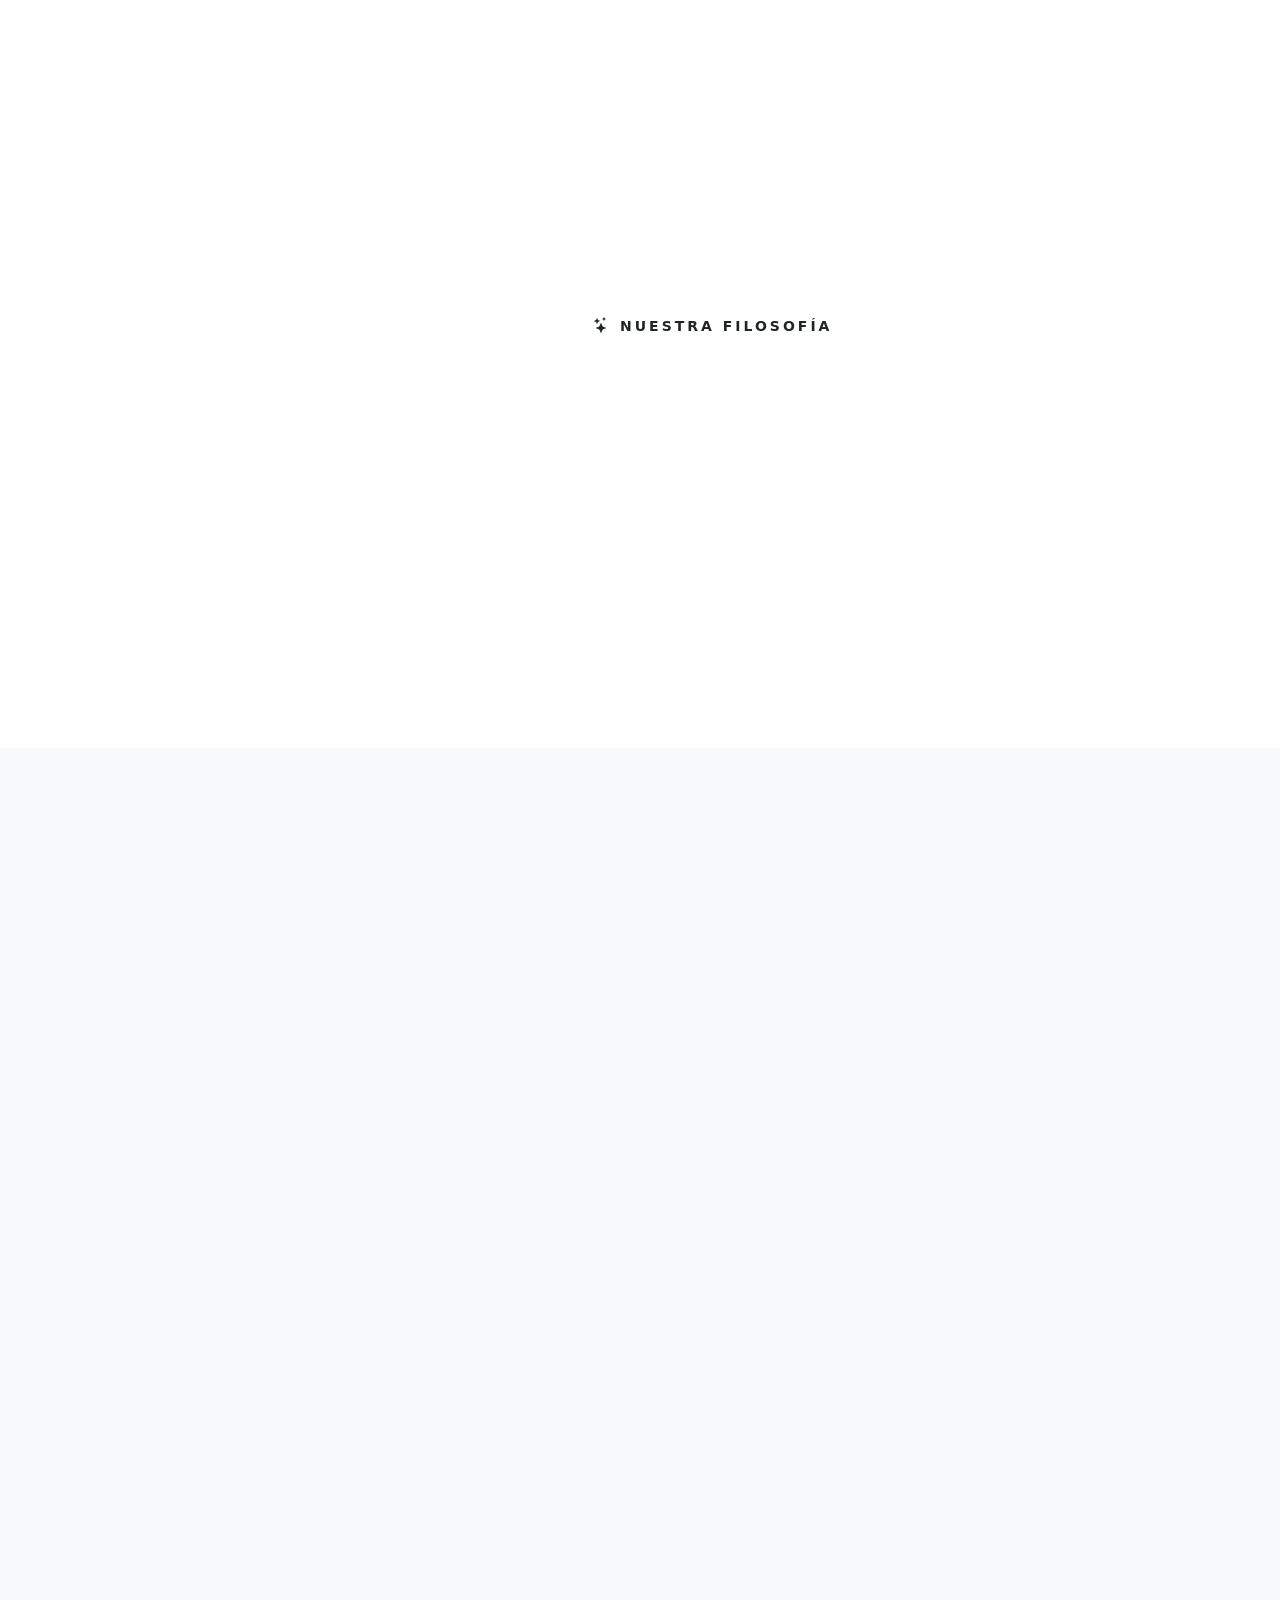
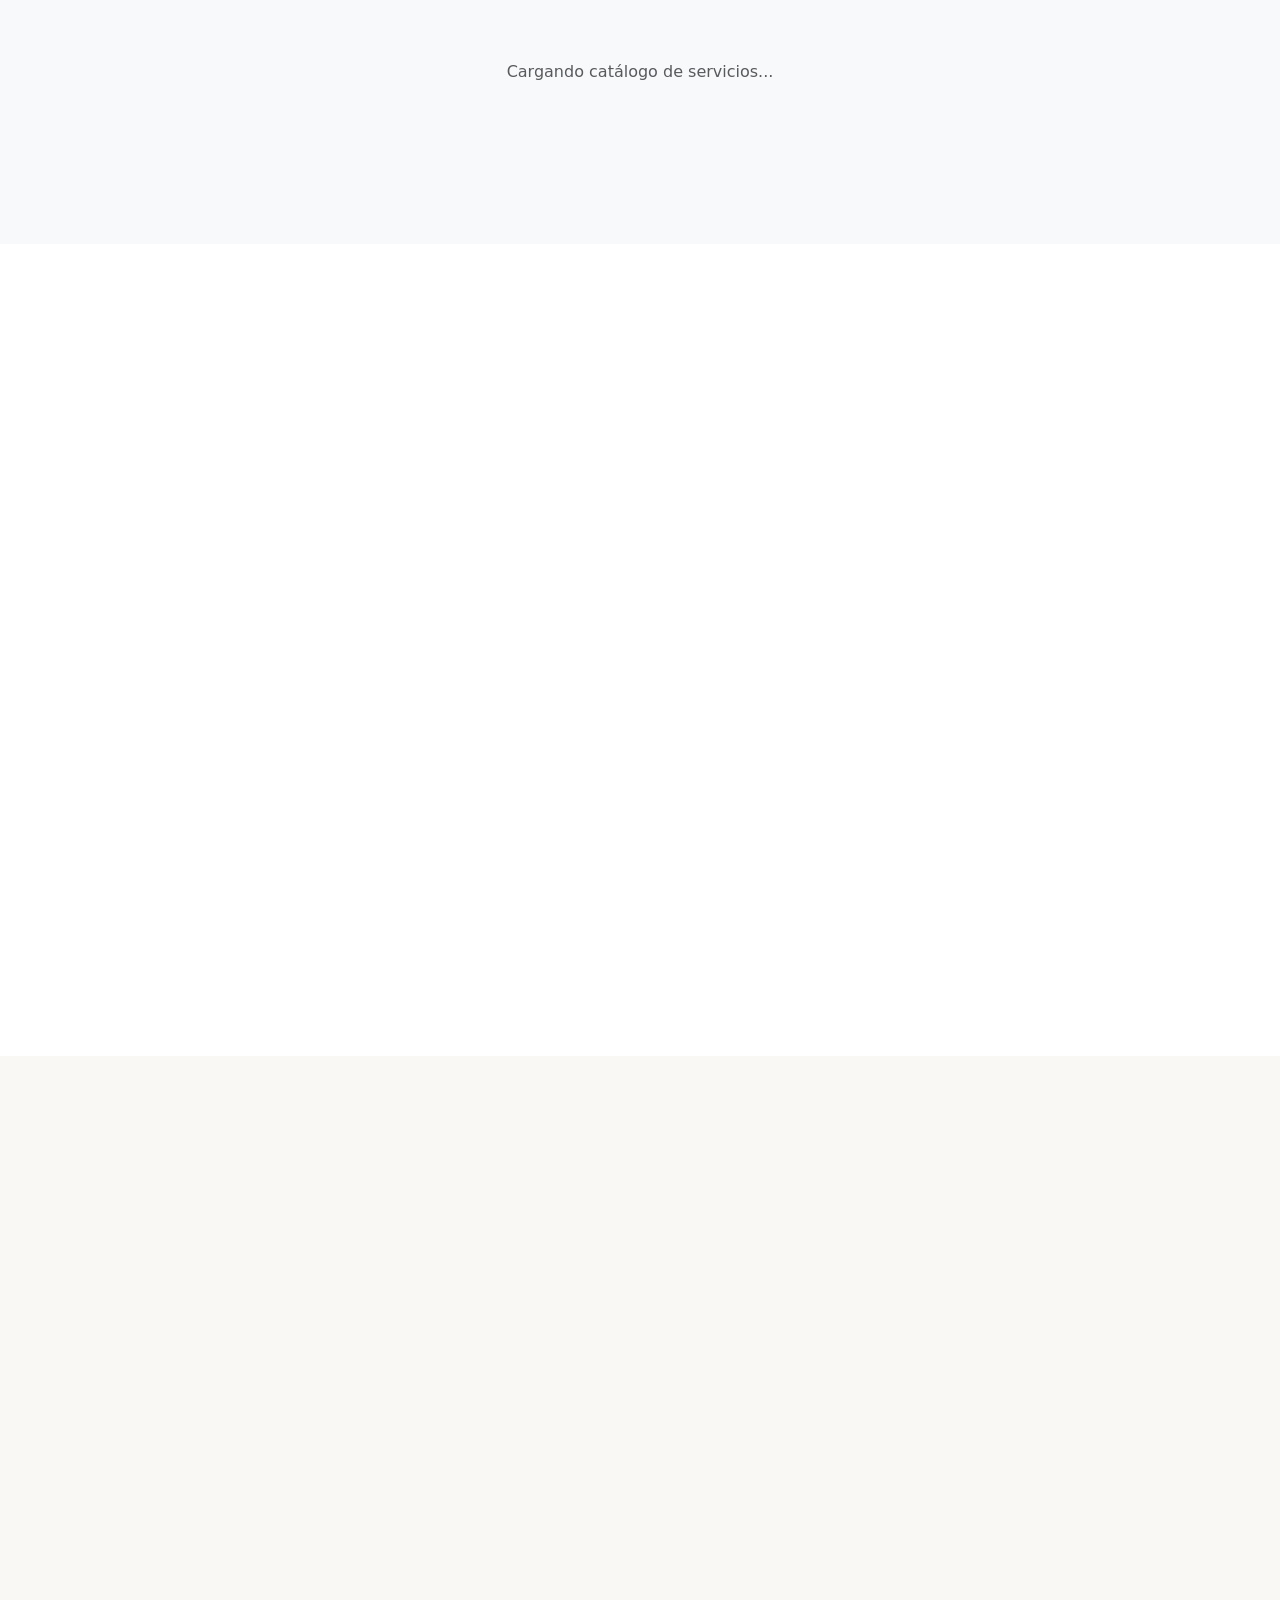
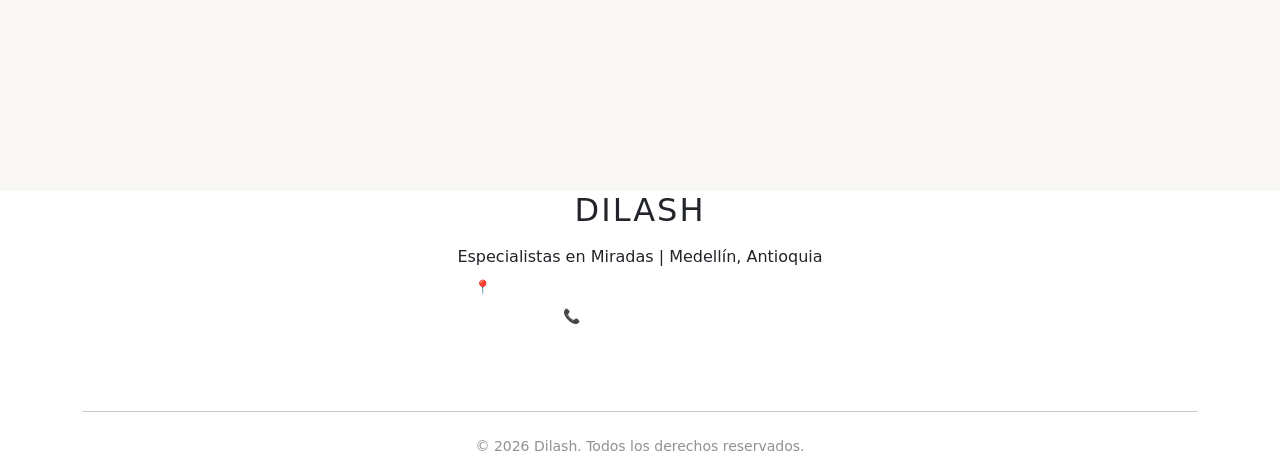
<file: dilash/src/main/resources/templates/index.html>
<!DOCTYPE html>
<html lang="es" xmlns:th="http://www.thymeleaf.org">
<head>
    <meta charset="UTF-8">
    <meta name="viewport" content="width=device-width, initial-scale=1.0">
    <title>Dilash Medellín</title>
    
    <link href="https://fonts.googleapis.com/css2?family=Montserrat:wght@300;400;600&family=Playfair+Display:ital,wght@0,400;0,700;1,400&display=swap" rel="stylesheet">
    <link href="https://cdn.jsdelivr.net/npm/bootstrap-icons@1.11.3/font/bootstrap-icons.css" rel="stylesheet">
    <link href="https://cdn.jsdelivr.net/npm/bootstrap@5.3.0/dist/css/bootstrap.min.css" rel="stylesheet">
    <link href="https://unpkg.com/aos@2.3.1/dist/aos.css" rel="stylesheet">
    
    <link rel="stylesheet" th:href="@{/css/style.css}">
</head>
<body>
    <nav th:replace="~{fragments :: navbar}"></nav>

    <section id="inicio" class="hero">
        <div class="container" data-aos="fade-up">
            <h1 class="display-2 mb-3">Realza tu belleza con Dilash</h1>
            <p class="lead mb-5">Especialistas en diseño de mirada y cuidado profesional.</p>
            <a href="#servicios" class="btn btn-gold">Explorar Servicios</a>
        </div>
    </section>

    <section id="conocenos" class="py-5 overflow-hidden">
    <div class="container py-5">
        <div class="row align-items-center">
            <div class="col-md-5 d-flex justify-content-center" data-aos="fade-right" data-aos-id="gallery-anim">
                <div class="gallery-container position-relative">
                    <img id="galeria-img" th:src="@{/img/conocenos1.jpg}" class="img-fluid shadow gallery-story-img" alt="Dilash Experience">
                    <div class="gallery-controls">
                        <button type="button" id="prevBtn" class="btn gallery-btn start-0 ms-2" aria-label="Anterior"><i class="bi bi-chevron-left"></i></button>
                        <button type="button" id="nextBtn" class="btn gallery-btn end-0 me-2" aria-label="Siguiente"><i class="bi bi-chevron-right"></i></button>
                    </div>
                </div>
            </div>

            <div class="col-md-7 ps-md-5 mt-5 mt-md-0">
                <div class="d-flex align-items-center mb-3 text-gold" style="letter-spacing: 3px;">
                    <i class="bi bi-stars me-2"></i>
                    <span class="small fw-bold text-uppercase">Nuestra Filosofía</span>
                </div>
                <h2 id="typing-title" class="display-4 mb-4 fw-bold" style="min-height: 1.2em;"></h2>
                <p id="typing-para-presentation" class="text-muted lead fw-bold mb-4" style="min-height: 2.5em; color: #1a1a1a !important;"></p>
                <p id="typing-para-detail" class="text-muted mb-4" style="min-height: 3em;"></p>

                <div class="row g-4 mt-2 opacity-0" id="highlights">
                    <div class="col-6 d-flex align-items-center">
                        <i class="bi bi-check2-circle text-gold fs-4 me-2"></i>
                        <span class="small fw-bold text-uppercase">Técnicas Modernas</span>
                    </div>
                    <div class="col-6 d-flex align-items-center">
                        <i class="bi bi-people text-gold fs-4 me-2"></i>
                        <span class="small fw-bold text-uppercase">+500 Clientes Satisfechos</span>
                    </div>
                </div>
            </div>
        </div>
    </div>
</section>

    <section id="servicios" class="py-5 bg-light">
        <div class="container py-5">
            <div class="text-center mb-5" data-aos="fade-up">
                <h2 class="display-4">Nuestros Servicios</h2>
                <p class="text-muted">Elige el que es perfecto para ti</p>
            </div>

            <div th:if="${servicios != null}">
                <h3 class="mb-4 border-start border-4 border-warning ps-3" data-aos="fade-right">Cejas</h3>
                <div class="row g-4 mb-5">
                    <div class="col-md-3" th:each="s : ${servicios}" th:if="${s.categoriaServicio != null && s.categoriaServicio.nombre == 'Cejas'}">
                        <div class="card service-card" data-aos="zoom-in">
                            <img th:if="${s.imagenUrl != null}" th:src="@{${s.imagenUrl}}" class="card-img-top" alt="Servicio">
                            <div class="card-body p-4 text-center">
                                <h4 class="h5" th:text="${s.nombre}">Nombre</h4>
                                <p class="service-price" th:text="${'$ ' + #numbers.formatInteger(s.precio, 0, 'POINT')}">$0</p>
                                <p class="text-muted mb-4 small" th:text="${s.duracionMinutos + ' min de sesión'}">-- min</p>
                                <a th:href="@{/agendar}" class="btn btn-outline-dark w-100">Agendar</a>
                            </div>
                        </div>
                    </div>
                </div>

                <h3 class="mb-4 border-start border-4 border-warning ps-3" data-aos="fade-right">Pestañas</h3>
                <div class="row g-4">
                    <div class="col-md-3" th:each="s : ${servicios}" th:if="${s.categoriaServicio != null && s.categoriaServicio.nombre == 'Pestañas'}">
                        <div class="card service-card" data-aos="zoom-in">
                            <img th:if="${s.imagenUrl != null}" th:src="@{${s.imagenUrl}}" class="card-img-top" alt="Servicio">
                            <div class="card-body p-4 text-center">
                                <h4 class="h5" th:text="${s.nombre}">Nombre</h4>
                                <p class="service-price" th:text="${'$ ' + #numbers.formatInteger(s.precio, 0, 'POINT')}">$0</p>
                                <p class="text-muted mb-4 small" th:text="${s.duracionMinutos + ' min de sesión'}">-- min</p>
                                <a th:href="@{/agendar}" class="btn btn-outline-dark w-100">Agendar</a>
                            </div>
                        </div>
                    </div>
                </div>
            </div>

            <div th:if="${servicios == null || #lists.isEmpty(servicios)}" class="text-center py-5">
                <p class="text-muted italic">Cargando catálogo de servicios...</p>
            </div>
        </div>
    </section>

    <section id="elegir-dilash" class="py-5 bg-white">
        <div class="container py-5">
            <div class="row g-5 align-items-center">
                <div class="col-lg-6" data-aos="fade-right">
                    <h2 class="display-4 mb-4">¿Por qué elegir <span class="text-gold">Dilash</span>?</h2>
                    <p class="lead text-muted mb-4">Nos dedicamos a perfeccionar tu mirada con un enfoque que combina salud, estética y bienestar. Recibe la mejor atención en nuestro estudio privado. Tambien contamos con servicio a domicilio</p>
                    
                    <div class="d-flex mb-4">
                        <div class="icon-box me-4">
                            <i class="bi bi-shield-check fs-1 text-gold"></i>
                        </div>
                        <div>
                            <h4 class="h5 fw-bold">Comodidad y Privacidad</h4>
                            <p class="text-muted small">Disfruta de tus servicios de belleza en la privacidad y confort de tu hogar.</p>
                        </div>
                    </div>

                    <div class="d-flex mb-4">
                        <div class="icon-box me-4">
                            <i class="bi bi-clock-history fs-1 text-gold"></i>
                        </div>
                        <div>
                            <h4 class="h5 fw-bold">Resultados Duraderos</h4>
                            <p class="text-muted small">Técnicas avanzadas que aseguran que tu diseño se mantenga impecable por más tiempo.</p>
                        </div>
                    </div>

                    <div class="d-flex">
                        <div class="icon-box me-4">
                            <i class="bi bi-emoji-smile fs-1 text-gold"></i>
                        </div>
                        <div>
                            <h4 class="h5 fw-bold">Atención Personalizada</h4>
                            <p class="text-muted small">Cada servicio está completamente adaptado a tus necesidades y preferencias individuales.</p>
                        </div>
                    </div>
                </div>
                
                <div class="col-lg-6 d-flex justify-content-center" data-aos="zoom-in">
                    <div class="experience-container position-relative">
                        <div class="exp-badge badge-top shadow">
                            <span class="d-block h3 fw-bold mb-0">100%</span>
                            <span class="x-small">GARANTÍA</span>
                        </div>
                        <div class="exp-badge badge-left shadow">
                            <i class="bi bi-calendar-check d-block fs-4"></i>
                            <span class="x-small fw-bold">RESERVA FÁCIL</span>
                        </div>
                        <div class="exp-badge badge-right shadow">
                            <span class="d-block h3 fw-bold mb-0">5.0★</span>
                            <span class="x-small">CALIFICACIÓN</span>
                        </div>
                        <img th:src="@{/img/logo.jpg}" class="img-fluid rounded-4 shadow-lg main-img" alt="Experiencia Dilash">
                    </div>
                </div>
                </div>
            </div>
        </div>
    </section>

    <section id="faq" class="py-5" style="background:#faf8f4;">
        <div class="container py-4" style="max-width:820px;">

            <!-- Encabezado -->
            <div class="text-center mb-5" data-aos="fade-up">
                <div class="d-inline-flex align-items-center gap-2 mb-3"
                    style="background:#fff8e1;border-radius:30px;padding:.4rem 1.1rem;">
                    <i class="bi bi-patch-question" style="color:var(--gold);font-size:1rem;"></i>
                    <span style="font-size:.75rem;font-weight:700;letter-spacing:2px;text-transform:uppercase;color:var(--gold);">Preguntas frecuentes</span>
                </div>
                <h2 class="display-5 fw-bold mb-2">¿Tienes dudas?</h2>
                <p class="text-muted">Aquí resolvemos las más comunes. Si no encuentras tu respuesta,
                    <a href="https://wa.me/573024813620" target="_blank"
                    style="color:var(--gold);font-weight:600;">escríbenos por WhatsApp</a>.
                </p>
            </div>

            <!-- Acordeón -->
            <div class="accordion faq-accordion" id="faqAccordion" data-aos="fade-up" data-aos-delay="100">

                <!-- 1 -->
                <div class="faq-item">
                    <button class="faq-btn" type="button"
                            data-bs-toggle="collapse" data-bs-target="#faq1" aria-expanded="false">
                        <span class="faq-icon"><i class="bi bi-person-check"></i></span>
                        <span>¿Debo tener una cuenta para agendar una cita?</span>
                        <i class="bi bi-chevron-down faq-arrow ms-auto"></i>
                    </button>
                    <div id="faq1" class="collapse" data-bs-parent="#faqAccordion">
                        <div class="faq-body">
                            Sí. Crear tu cuenta es rápido y gratuito — solo necesitas tu nombre, correo y
                            teléfono. Al registrarte puedes ver el historial de tus citas y cancelarlas
                            si lo necesitas desde tu panel personal.
                        </div>
                    </div>
                </div>

                <!-- 2 -->
                <div class="faq-item">
                    <button class="faq-btn" type="button"
                            data-bs-toggle="collapse" data-bs-target="#faq2" aria-expanded="false">
                        <span class="faq-icon"><i class="bi bi-credit-card"></i></span>
                        <span>¿Cómo funciona el proceso de pago?</span>
                        <i class="bi bi-chevron-down faq-arrow ms-auto"></i>
                    </button>
                    <div id="faq2" class="collapse" data-bs-parent="#faqAccordion">
                        <div class="faq-body">
                            El proceso tiene dos momentos:
                            <ol class="mt-2 mb-0 ps-3" style="line-height:2.1;">
                                <li><strong>Abono de $20.000</strong> al agendar tu cita, para reservar tu espacio. Se realiza por <strong>Nequi</strong> o transferencia <strong>Bancolombia</strong>.</li>
                                <li><strong>Saldo restante presencial</strong> al finalizar el servicio — en efectivo, Nequi o transferencia Bancolombia.</li>
                            </ol>
                        </div>
                    </div>
                </div>

                <!-- 3 -->
                <div class="faq-item">
                    <button class="faq-btn" type="button"
                            data-bs-toggle="collapse" data-bs-target="#faq3" aria-expanded="false">
                        <span class="faq-icon"><i class="bi bi-receipt"></i></span>
                        <span>¿Hay costos adicionales?</span>
                        <i class="bi bi-chevron-down faq-arrow ms-auto"></i>
                    </button>
                    <div id="faq3" class="collapse" data-bs-parent="#faqAccordion">
                        <div class="faq-body">
                            Los materiales de trabajo están incluidos en el precio del servicio, sin ningún
                            cobro extra. El único costo adicional aplica para el
                            <strong>servicio a domicilio</strong>, cuyo valor varía según la distancia y las
                            condiciones del día.
                            Siempre te informamos el valor antes de confirmar.
                        </div>
                    </div>
                </div>

                <!-- 4 -->
                <div class="faq-item">
                    <button class="faq-btn" type="button"
                            data-bs-toggle="collapse" data-bs-target="#faq4" aria-expanded="false">
                        <span class="faq-icon"><i class="bi bi-brush"></i></span>
                        <span>¿Puedo ir maquillada o con extensiones previas?</span>
                        <i class="bi bi-chevron-down faq-arrow ms-auto"></i>
                    </button>
                    <div id="faq4" class="collapse" data-bs-parent="#faqAccordion">
                        <div class="faq-body">
                            Te pedimos llegar <strong>sin maquillaje en la zona de ojos y cejas</strong>
                            (máscara de pestañas, delineador, base u otros productos). Esto permite que
                            los productos adhieran correctamente y el resultado dure más tiempo.<br><br>
                            Si tienes extensiones previas, menciónalo al agendar — en algunos casos es
                            necesario retirarlas primero, y contamos con ese servicio disponible.
                        </div>
                    </div>
                </div>

                <!-- 5 -->
                <div class="faq-item">
                    <button class="faq-btn" type="button"
                            data-bs-toggle="collapse" data-bs-target="#faq5" aria-expanded="false">
                        <span class="faq-icon"><i class="bi bi-eye"></i></span>
                        <span>¿Los resultados se ven naturales o muy marcados?</span>
                        <i class="bi bi-chevron-down faq-arrow ms-auto"></i>
                    </button>
                    <div id="faq5" class="collapse" data-bs-parent="#faqAccordion">
                        <div class="faq-body">
                            Depende completamente de lo que busques. Nuestros servicios se adaptan a tu
                            estilo: desde un realce sutil y natural hasta un diseño más definido y expresivo.
                            Antes de comenzar hacemos una breve consulta para entender tu preferencia y
                            trabajar de acuerdo con tus facciones y el resultado que quieres lograr.
                        </div>
                    </div>
                </div>

                <!-- 6 -->
                <div class="faq-item">
                    <button class="faq-btn" type="button"
                            data-bs-toggle="collapse" data-bs-target="#faq6" aria-expanded="false">
                        <span class="faq-icon"><i class="bi bi-x-circle"></i></span>
                        <span>¿Qué pasa si necesito cancelar o reagendar mi cita?</span>
                        <i class="bi bi-chevron-down faq-arrow ms-auto"></i>
                    </button>
                    <div id="faq6" class="collapse" data-bs-parent="#faqAccordion">
                        <div class="faq-body">
                            Puedes cancelar tu cita directamente desde tu panel en <em>"Mis citas"</em>.
                            Para reagendar, escríbenos por
                            <a href="https://wa.me/573024813620" target="_blank"
                            style="color:var(--gold);font-weight:600;">WhatsApp</a>
                            y coordinamos una nueva fecha según disponibilidad. Ten en cuenta que el abono
                            no es reembolsable en cancelaciones de último momento.
                        </div>
                    </div>
                </div>

                <!-- 7 -->
                <div class="faq-item">
                    <button class="faq-btn" type="button"
                            data-bs-toggle="collapse" data-bs-target="#faq7" aria-expanded="false">
                        <span class="faq-icon"><i class="bi bi-geo-alt"></i></span>
                        <span>¿Ofrecen servicio a domicilio? ¿A qué zonas?</span>
                        <i class="bi bi-chevron-down faq-arrow ms-auto"></i>
                    </button>
                    <div id="faq7" class="collapse" data-bs-parent="#faqAccordion">
                        <div class="faq-body">
                            Sí, llegamos a cualquier parte de Medellín en zonas de fácil acceso.
                            El costo varía según la distancia y las condiciones del día. Si tienes dudas
                            sobre tu zona, pregúntanos antes de agendar por
                            <a href="https://wa.me/573024813620" target="_blank"
                            style="color:var(--gold);font-weight:600;">WhatsApp</a> — con gusto te confirmamos.
                        </div>
                    </div>
                </div>

                <!-- 8 -->
                <div class="faq-item">
                    <button class="faq-btn" type="button"
                            data-bs-toggle="collapse" data-bs-target="#faq8" aria-expanded="false">
                        <span class="faq-icon"><i class="bi bi-heart-pulse"></i></span>
                        <span>¿Qué cuidados debo tener después del servicio?</span>
                        <i class="bi bi-chevron-down faq-arrow ms-auto"></i>
                    </button>
                    <div id="faq8" class="collapse" data-bs-parent="#faqAccordion">
                        <div class="faq-body">
                            Durante las primeras <strong>24 horas</strong> es importante:
                            <ul class="mt-2 mb-2 ps-3" style="line-height:2.1;">
                                <li>No mojar la zona (ducha directa, piscina, vapor, sauna).</li>
                                <li>No aplicar maquillaje ni cosméticos en ojos y cejas.</li>
                                <li>Evitar frotar o rascar la zona tratada.</li>
                                <li>Alejarse de fuentes de calor intenso (secador, sol directo).</li>
                                <li>No dormir boca abajo ni con el rostro contra la almohada.</li>
                            </ul>
                            Pasadas las 24 horas puedes retomar tu rutina habitual. Aplicar un sérum
                            nutritivo e hidratar la zona regularmente prolonga los resultados.
                        </div>
                    </div>
                </div>

                <!-- 9 -->
                <div class="faq-item" style="margin-bottom:0;">
                    <button class="faq-btn" type="button"
                            data-bs-toggle="collapse" data-bs-target="#faq9" aria-expanded="false">
                        <span class="faq-icon"><i class="bi bi-arrow-repeat"></i></span>
                        <span>¿Cada cuánto debo hacer mantenimiento?</span>
                        <i class="bi bi-chevron-down faq-arrow ms-auto"></i>
                    </button>
                    <div id="faq9" class="collapse" data-bs-parent="#faqAccordion">
                        <div class="faq-body">
                            Recomendamos visita cada <strong>15 a 20 días</strong>, dependiendo del
                            crecimiento natural de cada clienta y del servicio realizado. Cada caso es
                            diferente, así que coordinamos el mantenimiento individualmente por WhatsApp
                            para darte la recomendación más adaptada a ti. 💛
                        </div>
                    </div>
                </div>

            </div><!-- /faqAccordion -->

            <!-- CTA inferior -->
            <div class="text-center mt-5" data-aos="fade-up">
                <p class="text-muted mb-3">¿Tu pregunta no está aquí?</p>
                <a href="https://wa.me/573024813620" target="_blank" rel="noopener noreferrer"
                class="btn btn-gold px-4 py-2 d-inline-flex align-items-center gap-2">
                    <i class="bi bi-whatsapp"></i> Escríbenos por WhatsApp
                </a>
            </div>

        </div>
    </section>

    <footer>
        <div class="container text-center">
            <h2 class="mb-3" style="color: var(--gold); letter-spacing: 2px;">DILASH</h2>

            <p class="mb-2">Especialistas en Miradas | Medellín, Antioquia</p>

            <a href="https://www.google.com/maps/place/Dilash+%E2%80%93+Pesta%C3%B1as+Pelo+a+Pelo+%E2%80%A2+Lifting+%E2%80%A2+Cejas+y+Laminado+%E2%80%A2+Depilaci%C3%B3n+y+Sombreado/@6.2419417,-75.6636139,12z/data=!3m1!4b1!4m6!3m5!1s0x8e442b92f3e2d47b:0x2f8eab8841d9e561!8m2!3d6.2419482!4d-75.5812115!16s%2Fg%2F11y3l0ztk5?entry=ttu&g_ep=EgoyMDI2MDQyNy4wIKXMDSoASAFQAw%3D%3D" target="_blank" rel="noopener noreferrer" class="text-white text-decoration-none small d-block mb-2">
                📍 Carrera 84 #37b-87 Simón Bolívar, Laureles
            </a>

            <a href="tel:+573024813620" class="text-white text-decoration-none small d-block mb-3">
                📞 +57 302 481 3620
            </a>

            <div class="mt-4">
                <a href="https://www.instagram.com/dilashmedellin" target="_blank" class="text-white mx-3 fs-4"><i class="bi bi-instagram"></i></a>
                <a href="https://www.facebook.com/profile.php?id=100063755715969" target="_blank" class="text-white mx-3 fs-4"><i class="bi bi-facebook"></i></a>
                <a href="https://wa.me/573024813620" target="_blank" class="text-white mx-3 fs-4"><i class="bi bi-whatsapp"></i></a>
            </div>

            <hr class="my-4 opacity-25">
            <p class="small opacity-50 mb-0">© 2026 Dilash. Todos los derechos reservados.</p>
        </div>
    </footer>

    <script src="https://cdn.jsdelivr.net/npm/bootstrap@5.3.0/dist/js/bootstrap.bundle.min.js"></script>
    <script src="https://unpkg.com/aos@2.3.1/dist/aos.js"></script>
    <script th:src="@{/js/script.js}"></script>
</body>
</html>
</file>
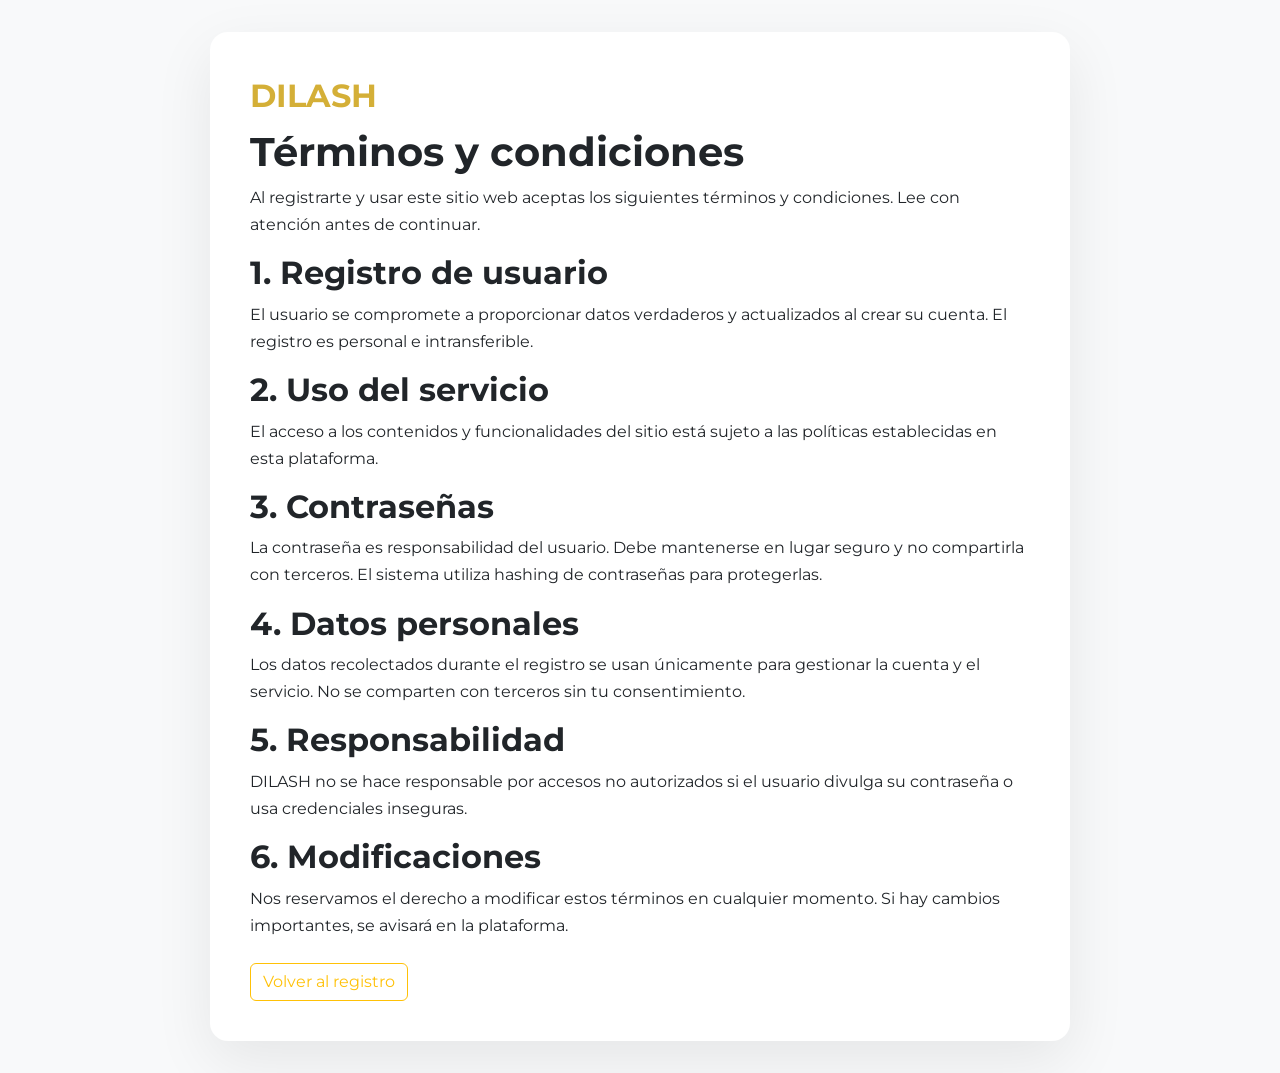
<file: dilash/src/main/resources/templates/terminos.html>
<!DOCTYPE html>
<html lang="es" xmlns:th="http://www.thymeleaf.org">
<head>
    <meta charset="UTF-8">
    <meta name="viewport" content="width=device-width, initial-scale=1.0">
    <title>Términos y condiciones | Dilash</title>
    <link href="https://cdn.jsdelivr.net/npm/bootstrap@5.3.0/dist/css/bootstrap.min.css" rel="stylesheet">
    <link href="https://fonts.googleapis.com/css2?family=Montserrat:wght@300;400;600&display=swap" rel="stylesheet">
    <style>
        body { font-family: 'Montserrat', sans-serif; background: #f8f9fa; padding: 2rem; }
        .container { max-width: 860px; margin: auto; background: white; border-radius: 18px; padding: 2.5rem; box-shadow: 0 20px 60px rgba(0,0,0,0.08); }
        .brand { font-size: 2rem; color: #d4af37; font-weight: 700; margin-bottom: 0.5rem; display:block; }
        h1, h2 { font-weight: 700; }
        p { line-height: 1.7; }
        a { color: #b8860b; }
    </style>
</head>
<body>
<div class="container">
    <span class="brand">DILASH</span>
    <h1>Términos y condiciones</h1>
    <p>Al registrarte y usar este sitio web aceptas los siguientes términos y condiciones. Lee con atención antes de continuar.</p>

    <h2>1. Registro de usuario</h2>
    <p>El usuario se compromete a proporcionar datos verdaderos y actualizados al crear su cuenta. El registro es personal e intransferible.</p>

    <h2>2. Uso del servicio</h2>
    <p>El acceso a los contenidos y funcionalidades del sitio está sujeto a las políticas establecidas en esta plataforma.</p>

    <h2>3. Contraseñas</h2>
    <p>La contraseña es responsabilidad del usuario. Debe mantenerse en lugar seguro y no compartirla con terceros. El sistema utiliza hashing de contraseñas para protegerlas.</p>

    <h2>4. Datos personales</h2>
    <p>Los datos recolectados durante el registro se usan únicamente para gestionar la cuenta y el servicio. No se comparten con terceros sin tu consentimiento.</p>

    <h2>5. Responsabilidad</h2>
    <p>DILASH no se hace responsable por accesos no autorizados si el usuario divulga su contraseña o usa credenciales inseguras.</p>

    <h2>6. Modificaciones</h2>
    <p>Nos reservamos el derecho a modificar estos términos en cualquier momento. Si hay cambios importantes, se avisará en la plataforma.</p>

    <div class="mt-4">
        <a href="/registro" class="btn btn-outline-warning">Volver al registro</a>
    </div>
</div>
<script src="https://cdn.jsdelivr.net/npm/bootstrap@5.3.0/dist/js/bootstrap.bundle.min.js"></script>
</body>
</html>
</file>
